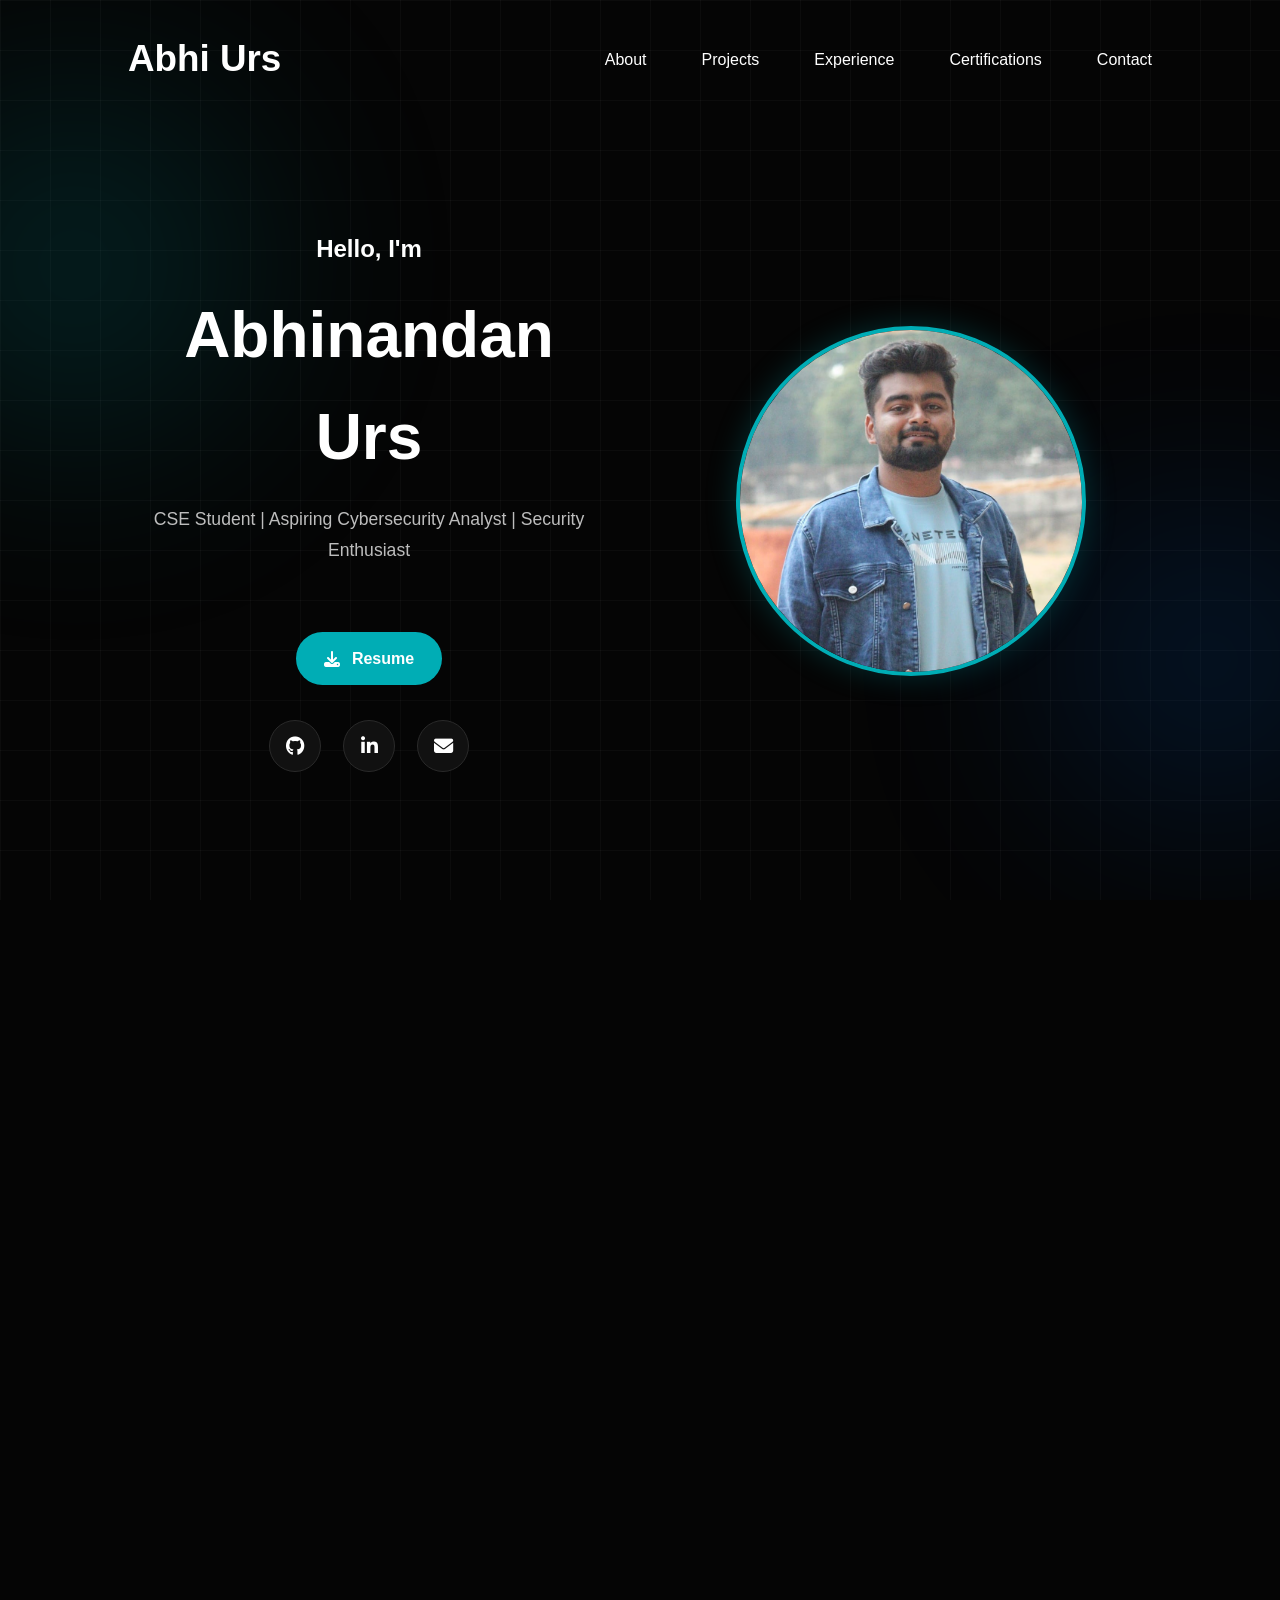
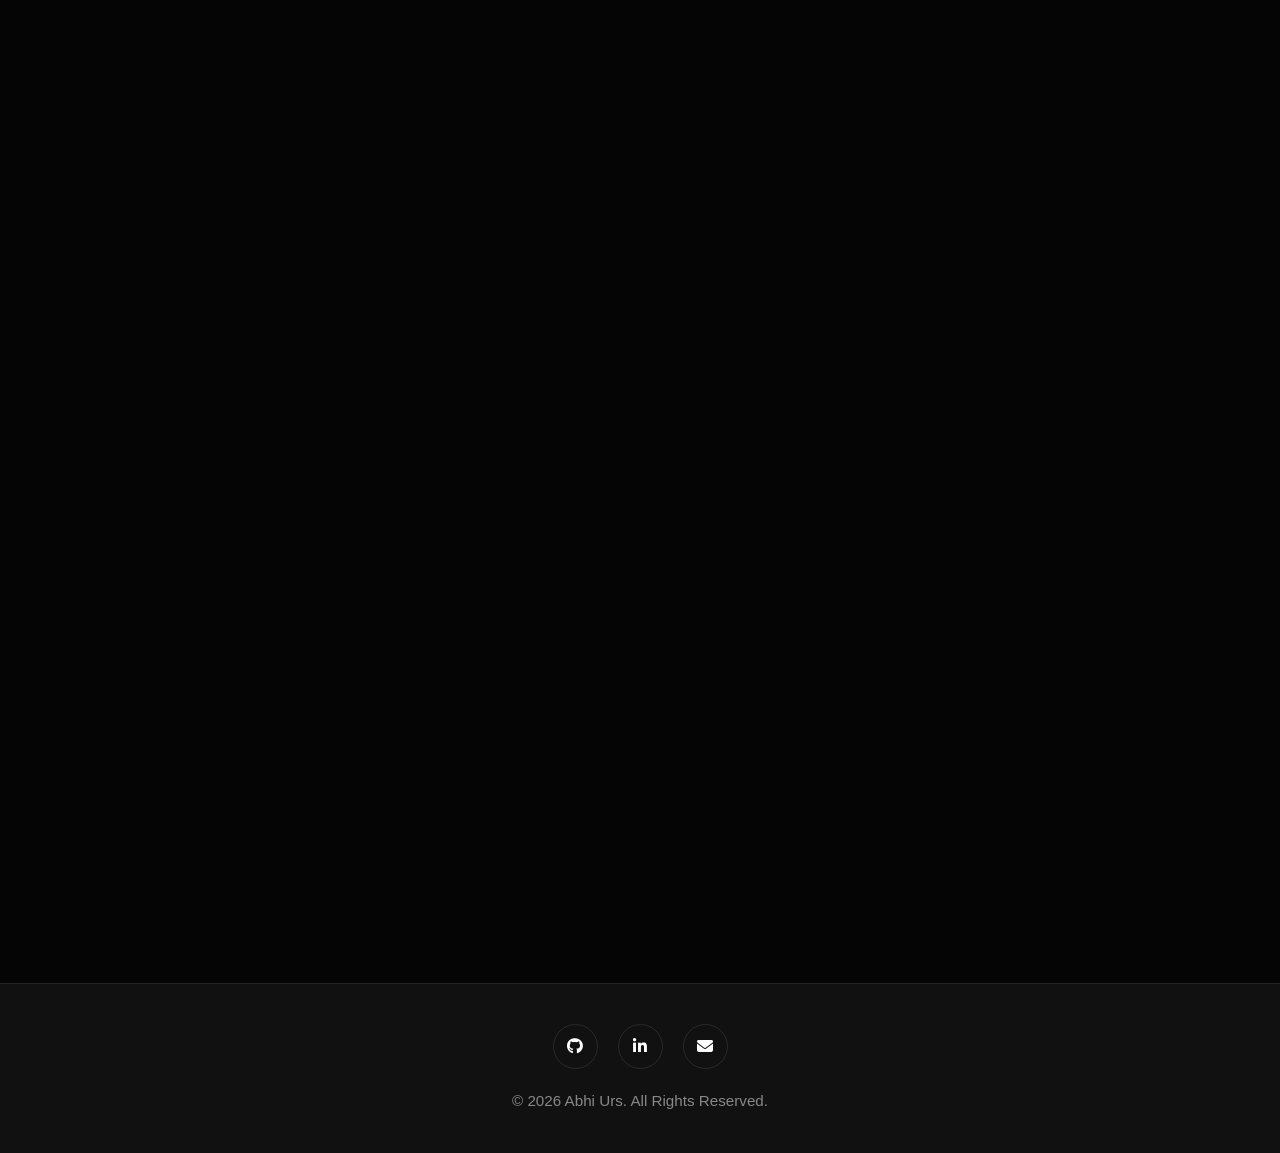
<file: index.html>
<!DOCTYPE html>
<html lang="en">
<head>
    <meta charset="UTF-8">
    <meta name="viewport" content="width=device-width, initial-scale=1.0">
    <title>Abhi Urs Portfolio</title>
    <link rel="stylesheet" href="style.css">
    <link rel="stylesheet"
href="https://cdnjs.cloudflare.com/ajax/libs/font-awesome/6.5.1/css/all.min.css">
</head>
<body>

    <!-- Background Effects -->
<div class="background">

    <div class="glow glow1"></div>

    <div class="glow glow2"></div>

</div>

    <!-- Navbar -->
    <nav>
        <h1>Abhi Urs</h1>

        <ul>
            <li><a href="#about">About</a></li>
            <li><a href="#projects">Projects</a></li>
            <li><a href="#experience">Experience</a></li>
            <li><a href="#certifications">Certifications</a></li>
            <li><a href="#contact">Contact</a></li>
        </ul>
    </nav>

    <!-- Hero Section -->
    <section class="hero">
        <div class="hero-text">
            <h2>Hello, I'm</h2>
            <h1>Abhinandan Urs</h1>
            <p>CSE Student | Aspiring Cybersecurity Analyst | Security Enthusiast</p>

            <div class="hero-buttons">

    <!-- Resume Button -->
    <a href="resume/resume.pdf"
   download
   class="resume-btn">

   <i class="fas fa-download"></i>

   Resume

</a>

</div>

<!-- Social Icons -->
<div class="social-links">

    <!-- GitHub -->
    <a class="social-icon"
       href="https://github.com/abhiurs"
       target="_blank">

        <i class="fab fa-github"></i>

    </a>

    <!-- LinkedIn -->
    <a class="social-icon"
       href="https://linkedin.com/in/abhinandanurs"
       target="_blank">

        <i class="fab fa-linkedin-in"></i>

    </a>

    <!-- Email -->
   <a class="social-icon"
   href="mailto:ursabhi229@gmail.com">

    <i class="fas fa-envelope"></i>

</a>

</div>
        </div>

        <!-- Right Image -->
    <div class="hero-image">

        <img src="images/profile.jpg"
             alt="Profile Image">

    </div>

    </section>

    <!-- Terminal Section -->
<section class="terminal-section hidden">

    <div class="terminal-window">

        <!-- Top Bar -->
        <div class="terminal-top">

            <span class="dot red"></span>

            <span class="dot yellow"></span>

            <span class="dot green"></span>

        </div>

        <!-- Terminal Content -->
        <div class="terminal-body">

            <p>
                <span class="terminal-green">$</span>
                whoami
            </p>

            <p class="terminal-output">
                Abhinandan Urs — Aspiring Cybersecurity Analyst & Security Enthusiast
            </p>

            <p>
                <span class="terminal-green">$</span>
                current_focus
            </p>

            <p class="terminal-output">
                Securing systems, analyzing threats, and building practical cybersecurity projects.
            </p>

            <p>
                <span class="terminal-green">$</span>
                interests
            </p>

            <p class="terminal-output">
                SOC Operations | Web Security | Threat Detection | AI Security
            </p>

        </div>

    </div>

</section>

    <!-- About -->
    <section id="about" class="section hidden">
        <h2>About Me</h2>

        <p>
            I am a Computer Science Engineering student passionate about cybersecurity, secure web development, and modern technologies. I enjoy building practical projects, learning how systems work, and improving my technical and problem-solving skills. Currently, I am focused on cybersecurity, web security, and software development while building real-world projects and growing as an aspiring cybersecurity professional.
        </p>
    </section>

    <!-- Skills -->
   <section id="skills" class="section hidden">

    <h2>Skills</h2>

    <!-- Cybersecurity -->
    <div class="skill-category">

        <h3>Cybersecurity</h3>

        <div class="skill-tags">

            <span>Threat Analysis</span>

            <span>Web Security</span>

            <span>Kali Linux</span>

            <span>Network Security</span>

            <span>Ethical Hacking</span>

        </div>

    </div>

    <!-- Development -->
    <div class="skill-category">

        <h3>Development</h3>

        <div class="skill-tags">

            <span>HTML</span>

            <span>CSS</span>

            <span>JavaScript</span>

            <span>Node.js</span>

            <span>Secure Web Applications</span>

        </div>

    </div>

    <!-- Tools -->
    <div class="skill-category">

        <h3>Tools & Systems</h3>

        <div class="skill-tags">

            <span>Linux</span>

            <span>GitHub</span>

            <span>Virtual Machines</span>

            <span>Bash Commands</span>

        </div>

    </div>

</section>


    <!-- Projects -->
    <section id="projects" class="section hidden">

    <h2>Projects</h2>

    <div class="projects-container">

        <div class="project-card featured-project">

            <div class="project-content">
                <div class="project-status completed">

    ● Completed

</div>

                <h3>Secure Web Application</h3>

                <p>
                    Developed a secure login and signup web application
                    focused on authentication, password security,
                    session management, and protection against common
                    web vulnerabilities.
                </p>

                <!-- Technologies -->
                <div class="project-tech">

                    <span>HTML</span>

                    <span>CSS</span>

                    <span>JavaScript</span>

                    <span>Node.js</span>

                    <span>MongoDB</span>

                </div>

                <!-- Button -->
                <a href="project1.html" class="btn">
                    View Project
                </a>

            </div>

        </div>
        <!-- Project 2 -->
<div class="project-card featured-project">

    <div class="project-content">
        <div class="project-status completed">

    ● Completed

</div>

        <h3>QR Code Attendance Tracker</h3>

        <p>
            Developed an online attendance tracking system using QR codes
            to automate student attendance management. The system enables
            fast attendance marking, secure QR-based verification, and
            efficient attendance monitoring through a modern web interface.
        </p>

        <!-- Technologies -->
        <div class="project-tech">

            <span>HTML</span>

            <span>CSS</span>

            <span>JavaScript</span>

            <span>Node.js</span>

            <span>QR Code</span>

            <span>MongoDB</span>

        </div>

        <!-- Button -->
        <a href="project2.html" class="btn">
            View Project
        </a>

    </div>

</div>

<!-- Project 3 -->
<div class="project-card featured-project">

    <div class="project-content">

        <!-- STATUS -->
        <div class="project-status completed">

            ● Completed

        </div>

        <h3>AI-Driven Network Intrusion Detection System</h3>

        <p>
            Developing an AI-powered intrusion detection system designed
            to analyze network traffic, detect suspicious activities,
            and identify potential cyber threats using machine learning
            techniques and real-time monitoring concepts.
        </p>

        <!-- Technologies -->
        <div class="project-tech">

            <span>Python</span>

            <span>Machine Learning</span>

            <span>Cybersecurity</span>

            <span>Network Security</span>

            <span>AI</span>

            <span>Threat Detection</span>

        </div>

        <!-- Button -->
        <a href="project3.html" class="btn">

            View Project

        </a>

    </div>

</div>


<!-- Project 4: Network Security Scanner -->
<div class="project-card extra-project">

    <div class="project-content">

        <div class="project-status completed">
            ● Completed
        </div>

        <h3>Network Security Scanner</h3>

        <p>
            Developed a Python-based network security scanner that
            checks TCP ports on IPv4 targets, identifies services
            and available version information using Nmap, applies
            rule-based security risk analysis, and generates
            structured JSON and CSV reports.
        </p>

        <!-- Technologies -->
        <div class="project-tech">
            <span>Python</span>
            <span>TCP/IP</span>
            <span>Socket Programming</span>
            <span>Nmap</span>
            <span>Network Security</span>
            <span>JSON</span>
            <span>CSV</span>
        </div>

        <!-- Button -->
        <a href="project4.html" class="btn">

            View Project

        </a>

    </div>

</div>


    </div>

     <!-- View All Projects Button -->
    <div class="projects-toggle-container">
        <button
            type="button"
            id="toggle-projects-btn"
            class="btn"
            aria-expanded="false"
            
        >
            View All Projects
        </button>
    </div>

</section>

<!-- Experience Section -->
<section id="experience" class="section hidden">

    <h2>Experience</h2>

    <div class="timeline">

        <!-- Experience Item -->
        <div class="timeline-item">

            <!-- Timeline Dot -->
            <div class="timeline-dot"></div>

            <!-- Experience Card -->
            <div class="experience-card">

                <!-- Top -->
                <div class="experience-top">

                    <!-- Logo -->
                    <img src="images/ediglobe.png"
                         alt="EdiGlobe Logo"
                         class="company-logo">

                    <!-- Role Info -->
                    <div>

                        <div class="experience-status">

                            ● Internship

                        </div>

                        <h3>Cybersecurity Intern</h3>

                        <h4>EdiGlobe</h4>

                        <p class="experience-duration">

                            2025

                        </p>

                    </div>

                </div>

                <!-- Description -->
                <p class="experience-description">

                    Gained practical exposure to cybersecurity concepts,
                    network security fundamentals, secure systems,
                    and web security practices during internship training.

                </p>

                <!-- Responsibilities -->
                <div class="experience-section">

                    <h5>Responsibilities</h5>

                    <ul>

                        <li>Worked on cybersecurity fundamentals and secure systems</li>

                        <li>Learned network security and web security concepts</li>

                        <li>Explored cyber threats and security workflows</li>

                        <li>Participated in security-focused practical learning</li>

                    </ul>

                </div>

                <!-- Technologies -->
                <div class="experience-section">

                    <h5>Technologies & Tools</h5>

                    <div class="project-tech">

                        <span>Cybersecurity</span>

                        <span>Network Security</span>

                        <span>Linux</span>

                        <span>Web Security</span>

                        <span>Kali Linux</span>

                    </div>

                </div>

                <!-- Achievements -->
                <div class="experience-section">

                    <h5>Achievements</h5>

                    <ul>

                        <li>Completed cybersecurity internship training successfully</li>

                        <li>Strengthened practical cybersecurity knowledge</li>

                        <li>Improved understanding of secure systems and threats</li>

                    </ul>

                </div>

                <!-- Certificate Button -->
                <a href="certificates/internship.pdf"
                   target="_blank"
                   class="cert-btn">

                   View Internship Certificate

                </a>

            </div>

        </div>

    </div>

</section>

<!-- Certifications Section -->
<section id="certifications" class="section hidden">

    <h2>Certifications</h2>

    <div class="certifications-container">

        <!-- Cisco -->
        <div class="cert-card">

            <h3>Introduction to Cybersecurity</h3>

            <p>Cisco Networking Academy</p>

            <a href="certificates/cisco-introduction-to-cybersecurity.pdf"
               target="_blank"
               class="cert-btn">

               View Certificate

            </a>

        </div>

        <!-- Deloitte -->
        <div class="cert-card">

            <h3>Deloitte Cyber Job Simulation</h3>

            <p>Forage</p>

            <a href="certificates/deloitte-cyber-job-simulation.pdf"
               target="_blank"
               class="cert-btn">

               View Certificate

            </a>

        </div>

        <!-- Internship -->
        <div class="cert-card">

            <h3>Cybersecurity Internship</h3>

            <p>EdiGlobe</p>

            <a href="certificates/cybersecurity-internship.pdf"
               target="_blank"
               class="cert-btn">

               View Certificate

            </a>

        </div>

    </div>

</section>

<!-- Education Section -->
<section id="education" class="section hidden">

    <h2>Education</h2>

    <div class="timeline">

        <!-- Education Item -->
        <div class="timeline-item">

            <!-- Timeline Dot -->
            <div class="timeline-dot"></div>

            <!-- Education Card -->
            <div class="experience-card">

                <!-- Top -->
                <div class="experience-top">

                    <!-- College Logo -->
                    <img src="images/vtu.png"
                         alt="VTU Logo"
                         class="company-logo">

                    <!-- Education Info -->
                    <div>

                        <div class="experience-status">

                            ● Pursuing

                        </div>

                        <h3>
                            Bachelor of Engineering in
                            Computer Science Engineering
                        </h3>

                        <h4>
                            Visvesvaraya Technological University (VTU)
                        </h4>

                        <p class="experience-duration">

                            2023 – Present

                        </p>

                    </div>

                </div>

                <!-- Description -->
                <p class="experience-description">

                    Currently pursuing a BE in Computer Science Engineering
                    with focus on cybersecurity, secure web applications,
                    networking fundamentals, and software development.

                </p>

                <!-- Subjects -->
                <div class="experience-section">

                    <h5>Relevant Areas</h5>

                    <div class="project-tech">

                        <span>Cybersecurity</span>

                        <span>Web Development</span>

                        <span>Networking</span>

                        <span>Linux</span>

                        <span>Database Systems</span>

                        <span>Programming</span>

                    </div>

                </div>

                <!-- Current Focus -->
                <div class="experience-section">

                    <h5>Current Focus</h5>

                    <ul>

                        <li>Cybersecurity and secure systems</li>

                        <li>AI-driven security projects</li>

                        <li>Network security concepts</li>

                        <li>Secure web application development</li>

                    </ul>

                </div>

            </div>

        </div>

    </div>

</section>

<!-- Currently Learning Section -->
<section id="learning" class="section hidden">

    <h2>Currently Learning</h2>

    <div class="learning-container">

        <!-- Item 1 -->
        <div class="learning-card">

            <i class="fas fa-shield-alt"></i>

            <h3>SOC Operations</h3>

            <p>
                Learning security operations workflows,
                monitoring concepts, and incident handling.
            </p>

        </div>

        <!-- Item 2 -->
        <div class="learning-card">

            <i class="fas fa-network-wired"></i>

            <h3>Network Security</h3>

            <p>
                Exploring secure networking concepts,
                traffic analysis, and intrusion detection.
            </p>

        </div>

        <!-- Item 3 -->
        <div class="learning-card">

            <i class="fas fa-bug"></i>

            <h3>Web Application Security</h3>

            <p>
                Understanding vulnerabilities,
                secure authentication, and OWASP concepts.
            </p>

        </div>

        <!-- Item 4 -->
        <div class="learning-card">

            <i class="fas fa-brain"></i>

            <h3>AI in Cybersecurity</h3>

            <p>
                Learning how AI and machine learning
                can improve threat detection systems.
            </p>

        </div>

    </div>

</section>

<!-- Achievements Section -->
<section id="achievements" class="section hidden">

    <h2>Achievements</h2>

    <div class="achievements-container">

        <!-- Achievement 1 -->
        <div class="achievement-card">

            <i class="fas fa-shield-alt"></i>

            <h3>Cybersecurity Internship</h3>

            <p>
                Successfully completed a cybersecurity internship
                focused on secure systems, web security,
                and cybersecurity fundamentals.
            </p>

        </div>

        <!-- Achievement 2 -->
        <div class="achievement-card">

            <i class="fas fa-code"></i>

            <h3>Secure Web Application</h3>

            <p>
                Built a secure authentication web application
                implementing secure login, session handling,
                and security best practices.
            </p>

        </div>

        <!-- Achievement 3 -->
        <div class="achievement-card">

            <i class="fas fa-qrcode"></i>

            <h3>QR Attendance System</h3>

            <p>
                Developed a QR-based attendance management system
                for efficient and secure attendance tracking.
            </p>

        </div>

        <!-- Achievement 4 -->
        <div class="achievement-card">

            <i class="fas fa-brain"></i>

            <h3>AI Security Research</h3>

            <p>
                Exploring AI-driven intrusion detection concepts
                for improving cybersecurity threat analysis.
            </p>

        </div>

    </div>

</section>

    <!-- Contact -->
    <section id="contact" class="section hidden">

    <h2>Contact</h2>

    <div class="contact-links">

        <p>
            Email:
            <a href="mailto:ursabhi229@gmail.com">
                ursabhi229@gmail.com
            </a>
        </p>

        <p>
            GitHub:
            <a href="https://github.com/abhiurs"
               target="_blank">

               github.com/abhiurs

            </a>
        </p>

        <p>
            LinkedIn:
            <a href="https://linkedin.com/in/abhinandanurs"
               target="_blank">

               linkedin.com/in/abhinandanurs

            </a>
        </p>

    </div>

</section>

    <!-- Footer -->
<footer>

    <div class="footer-socials">

        <!-- GitHub -->
        <a href="https://github.com/abhiurs"
           target="_blank">

            <i class="fab fa-github"></i>

        </a>

        <!-- LinkedIn -->
        <a href="https://linkedin.com/in/abhinandanurs"
           target="_blank">

            <i class="fab fa-linkedin-in"></i>

        </a>

        <!-- Email -->
        <a href="mailto:ursabhi229@gmail.com">

            <i class="fas fa-envelope"></i>

        </a>

    </div>

    <p>
        © 2026 Abhi Urs. All Rights Reserved.
    </p>

</footer>

<script src="script.js"></script>

</body>
</html>
</file>
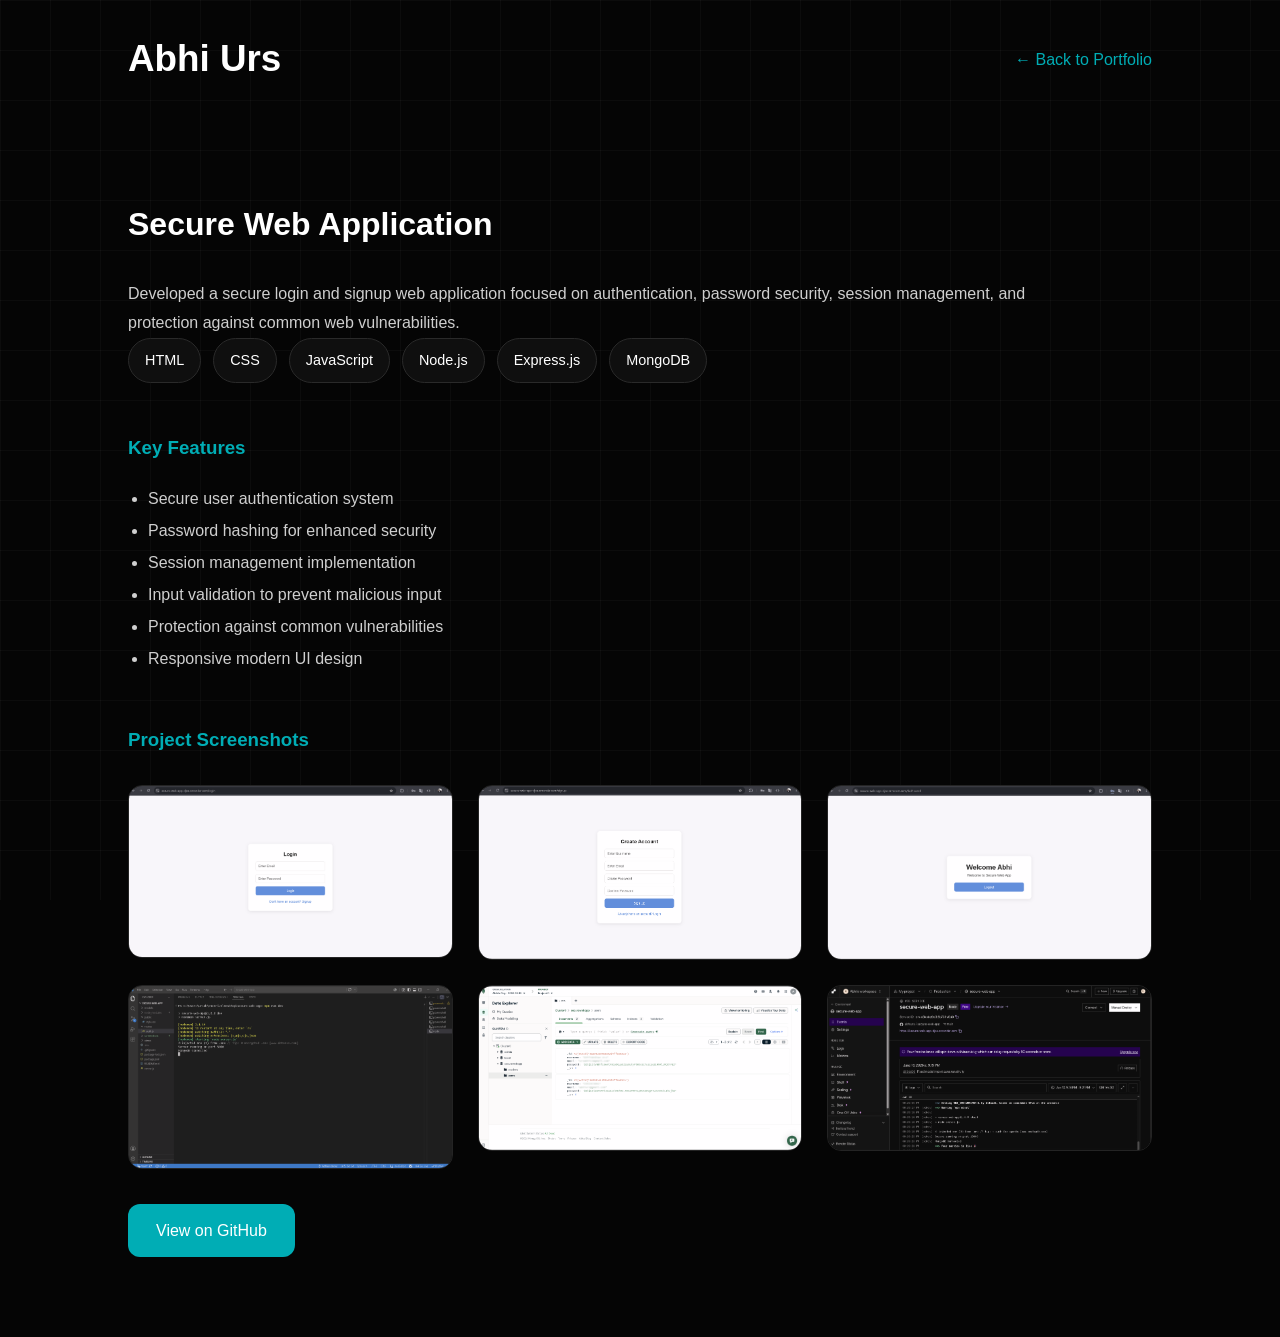
<file: project1.html>
<!DOCTYPE html>
<html lang="en">
<head>
    <meta charset="UTF-8">
    <meta name="viewport" content="width=device-width, initial-scale=1.0">
    <title>Secure Web Application</title>

    <link rel="stylesheet" href="style.css">
</head>

<body>

    <!-- Navbar -->
    <nav>
        <h1>Abhi Urs</h1>

        <a href="index.html" class="back-btn">
             ← Back to Portfolio
        </a>
        
    </nav>

    <!-- Project Details -->
    <section class="section">

        <h2>Secure Web Application</h2>

        <p class="project-description">
            Developed a secure login and signup web application focused on authentication,
            password security, session management, and protection against common web vulnerabilities.
        </p>

        <!-- Technologies -->
        <div class="project-tech">

            <span>HTML</span>
            <span>CSS</span>
            <span>JavaScript</span>
            <span>Node.js</span>
            <span>Express.js</span>
            <span>MongoDB</span>

        </div>

        <!-- Features -->
        <div class="project-section">

            <h3>Key Features</h3>

            <ul>

                <li>Secure user authentication system</li>

                <li>Password hashing for enhanced security</li>

                <li>Session management implementation</li>

                <li>Input validation to prevent malicious input</li>

                <li>Protection against common vulnerabilities</li>

                <li>Responsive modern UI design</li>

            </ul>

        </div>

        <!-- Screenshots -->
        <div class="project-section">

            <h3>Project Screenshots</h3>

            <div class="screenshots">

                <img src="images/login.png" alt="Login Page">

                <img src="images/signup.png" alt="Signup Page">

                <img src="images/dashboard.png" alt="Dashboard">

                <img src="images/local-server-running.png" alt="Local Server Running">

                <img src="images/mongodb-database.png" alt="MongoDB Database">

                <img src="images/render-deployment.png" alt="Render Deployment">

            </div>

        </div>

        <!-- GitHub Button -->
        <a href="https://github.com/abhiurs/secure-web-app"
           target="_blank"
           class="btn">

           View on GitHub

        </a>

    </section>
<!-- Image Modal -->
<div id="imageModal" class="modal">

    <span class="close">&times;</span>

    <img class="modal-content" id="modalImg">

</div>

<script src="script.js"></script>

</body>
</html>
</file>
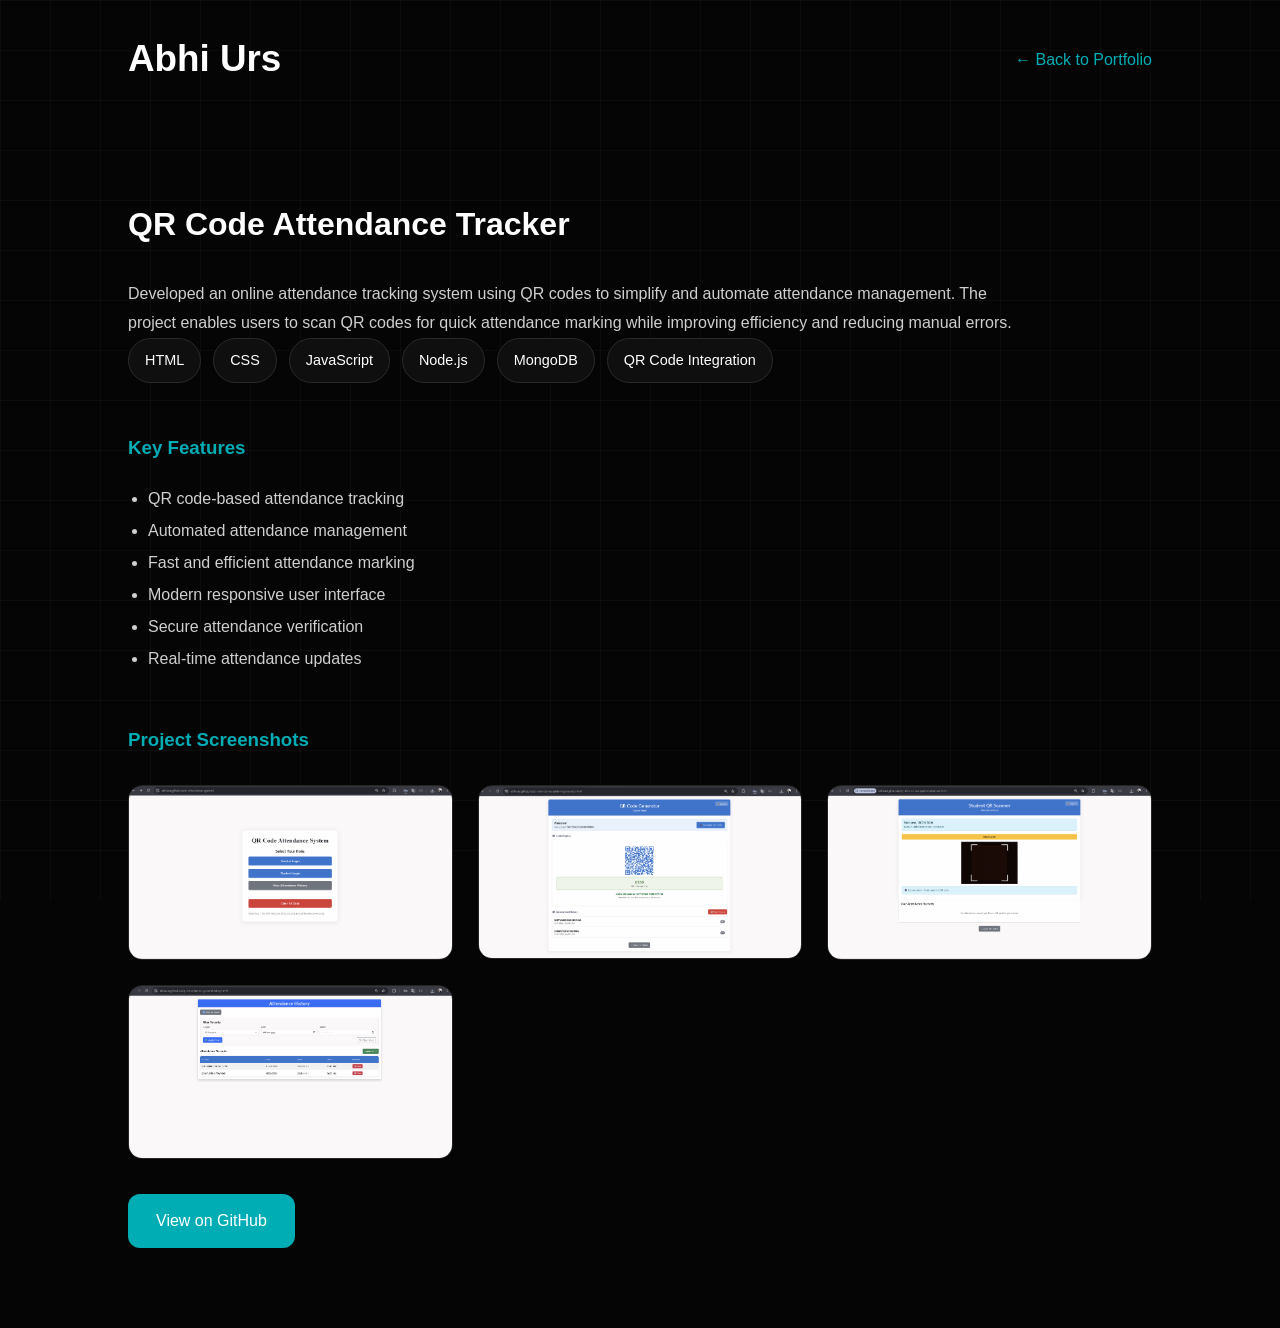
<file: project2.html>
<!DOCTYPE html>
<html lang="en">
<head>
    <meta charset="UTF-8">

    <meta name="viewport"
          content="width=device-width, initial-scale=1.0">

    <title>QR Attendance Tracker</title>

    <link rel="stylesheet" href="style.css">
</head>

<body>

    <!-- Navbar -->
    <nav>

        <h1>Abhi Urs</h1>

        <a href="index.html" class="back-btn">
             ← Back to Portfolio
        </a>

    </nav>

    <!-- Project Details -->
    <section class="section">

        <h2>QR Code Attendance Tracker</h2>

        <p class="project-description">

            Developed an online attendance tracking system using QR codes
            to simplify and automate attendance management.
            The project enables users to scan QR codes for quick attendance
            marking while improving efficiency and reducing manual errors.

        </p>

        <!-- Technologies -->
        <div class="project-tech">

            <span>HTML</span>

            <span>CSS</span>

            <span>JavaScript</span>

            <span>Node.js</span>

            <span>MongoDB</span>

            <span>QR Code Integration</span>

        </div>

        <!-- Features -->
        <div class="project-section">

            <h3>Key Features</h3>

            <ul>

                <li>QR code-based attendance tracking</li>

                <li>Automated attendance management</li>

                <li>Fast and efficient attendance marking</li>

                <li>Modern responsive user interface</li>

                <li>Secure attendance verification</li>

                <li>Real-time attendance updates</li>

            </ul>

        </div>

        <!-- Screenshots -->
        <div class="project-section">

            <h3>Project Screenshots</h3>

            <div class="screenshots">

                <img src="images/home-page.png" alt="QR Attendance System">

                <img src="images/qr-generator.png" alt="QR Generator">

                <img src="images/qr-scanner.png" alt="QR Scanner">

                <img src="images/attendance-history.png" alt="Attendance Dashboard">

            </div>

        </div>

        <!-- GitHub Button -->
        <a href="https://github.com/abhiurs/qr-attendance-system"
           target="_blank"
           class="btn">

           View on GitHub

        </a>

    </section>
<!-- Image Modal -->
<div id="imageModal" class="modal">

    <span class="close">&times;</span>

    <img class="modal-content" id="modalImg">

</div>

<script src="script.js"></script>

</body>
</html>
</file>
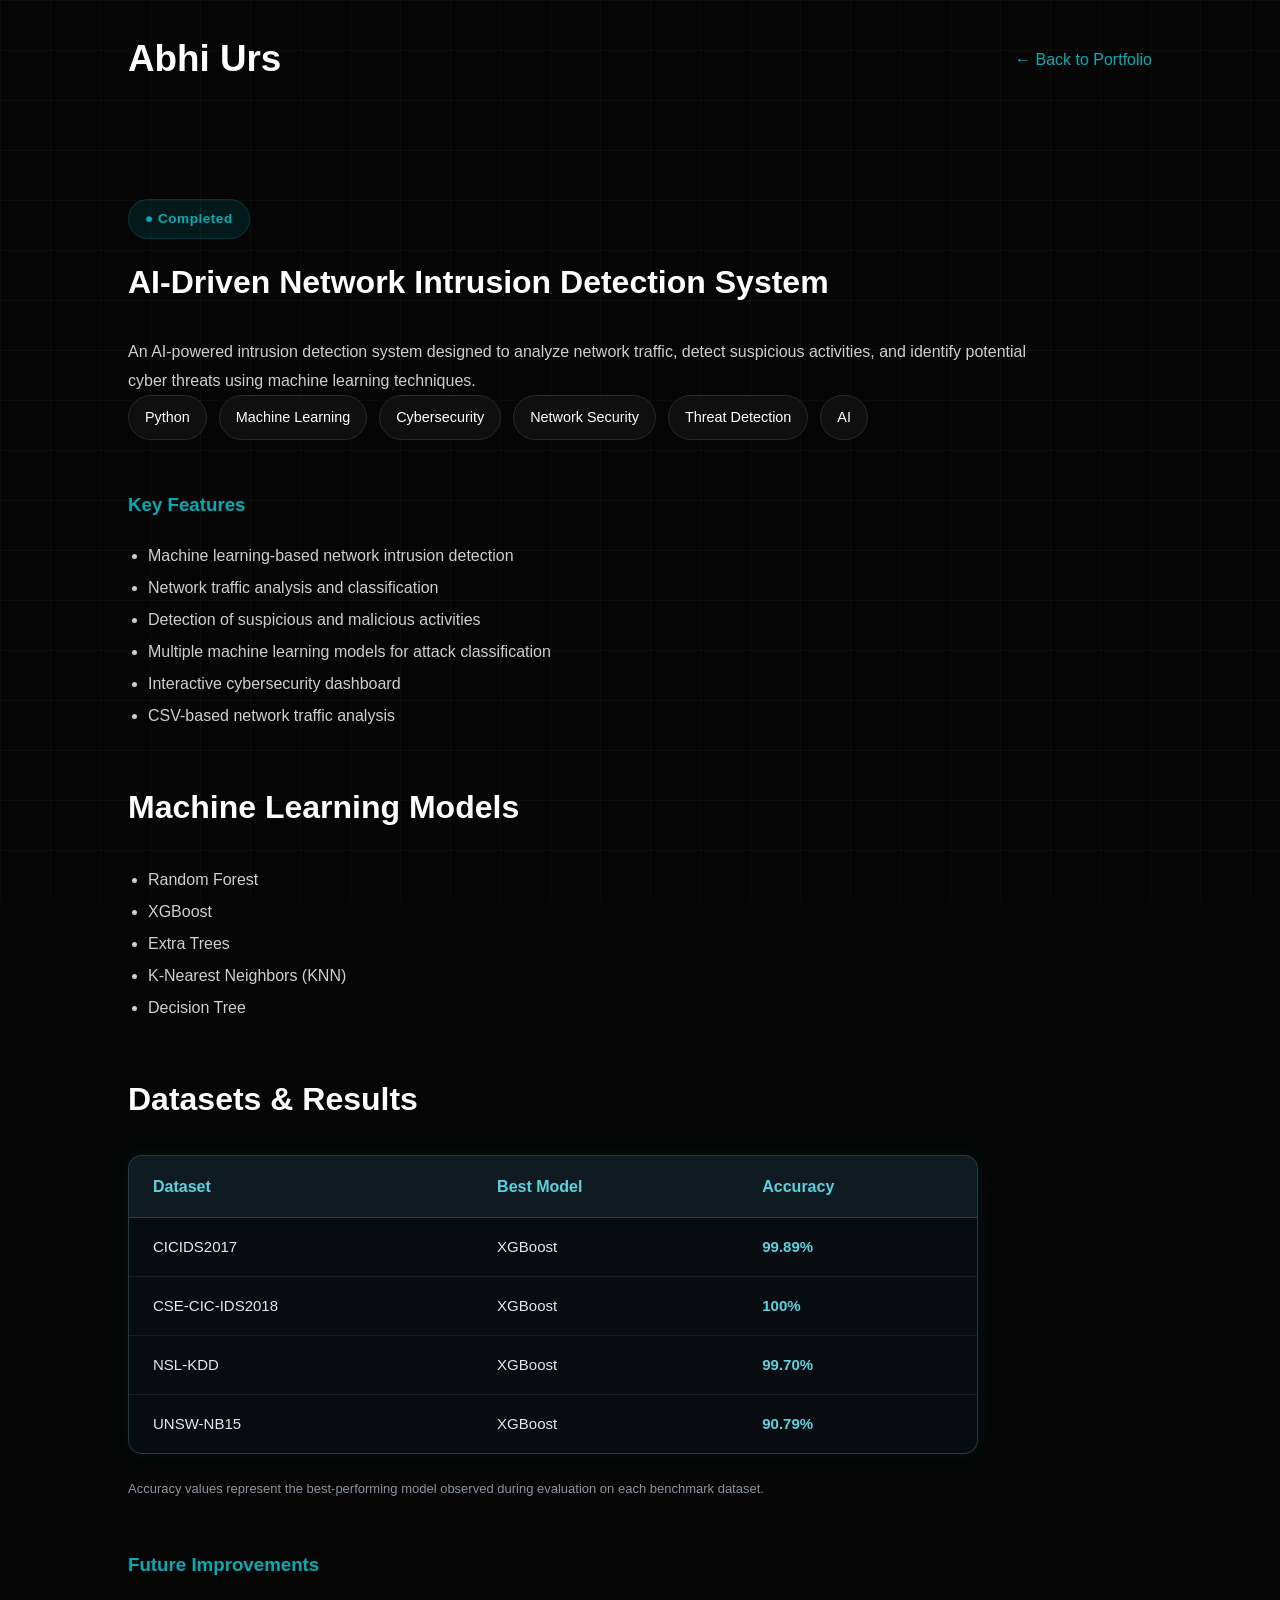
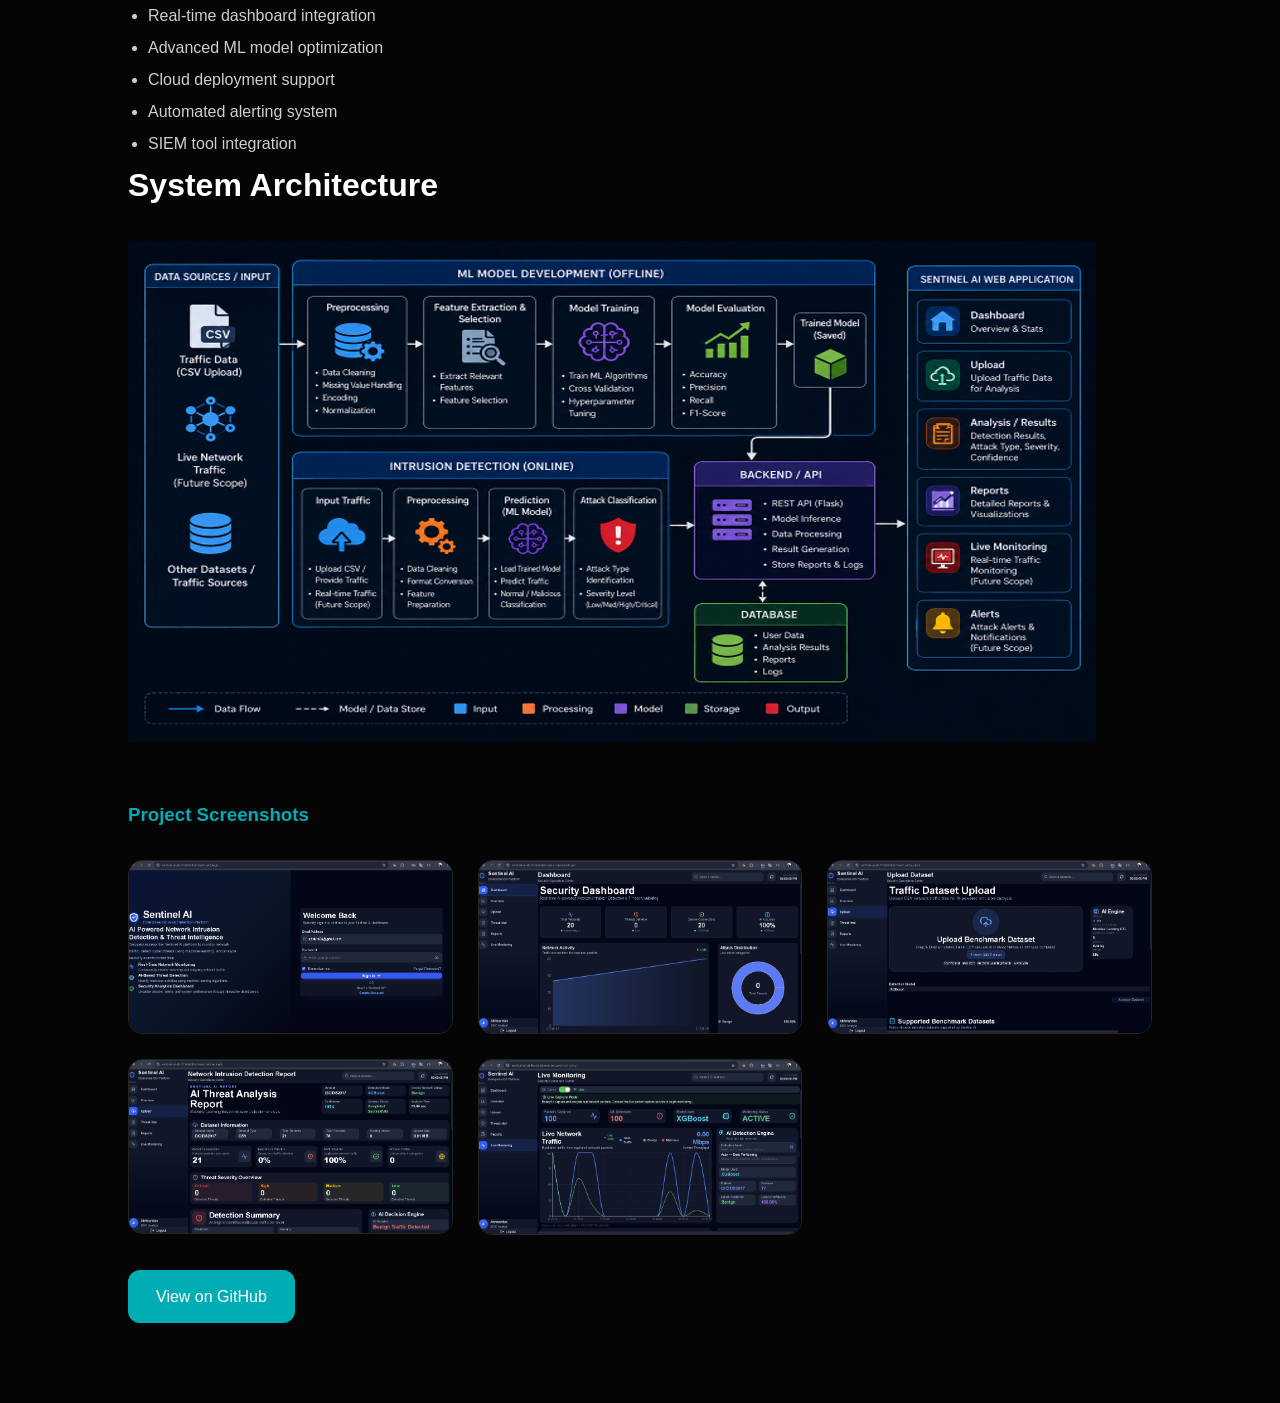
<file: project3.html>
<!DOCTYPE html>
<html lang="en">

<head>

    <meta charset="UTF-8">

    <meta name="viewport"
          content="width=device-width, initial-scale=1.0">

    <title>AI-Driven NIDS</title>

    <link rel="stylesheet" href="style.css">

    <link rel="stylesheet"
href="https://cdnjs.cloudflare.com/ajax/libs/font-awesome/6.5.1/css/all.min.css">

</head>

<body>

    <!-- Navbar -->
    <nav>

        <h1>Abhi Urs</h1>

        <a href="index.html" class="back-btn">

            ← Back to Portfolio

        </a>

    </nav>

    <!-- Project Details -->
    <section class="section">

        <!-- STATUS -->
        <div class="project-status active">

            ● Completed

        </div>

        <h2>
            AI-Driven Network Intrusion Detection System
        </h2>

        <p class="project-description">

            An AI-powered intrusion detection system designed to analyze
            network traffic, detect suspicious activities, and identify
            potential cyber threats using machine learning techniques.

        </p>

        <!-- Technologies -->
        <div class="project-tech">

            <span>Python</span>

            <span>Machine Learning</span>

            <span>Cybersecurity</span>

            <span>Network Security</span>

            <span>Threat Detection</span>

            <span>AI</span>

        </div>

        <!-- Features -->
        <div class="project-section">

            <h3>Key Features</h3>

            <ul>

                <li>Machine learning-based network intrusion detection</li>
                <li>Network traffic analysis and classification</li>
                <li>Detection of suspicious and malicious activities</li>
                <li>Multiple machine learning models for attack classification</li>
                <li>Interactive cybersecurity dashboard</li>
                <li>CSV-based network traffic analysis</li>

            </ul>

        </div>

        <div class="project-section">

            <h2>Machine Learning Models</h2>

                <ul>
                    <li>Random Forest</li>
                    <li>XGBoost</li>
                    <li>Extra Trees</li>
                    <li>K-Nearest Neighbors (KNN)</li>
                    <li>Decision Tree</li>
                </ul>

        </div>

        <div class="project-section">

            <h2>Datasets & Results</h2>

                <table class="results-table">

                    <thead>
                        <tr>
                            <th>Dataset</th>
                            <th>Best Model</th>
                            <th>Accuracy</th>
                        </tr>
                    </thead>

                    <tbody>

                        <tr>
                            <td>CICIDS2017</td>
                            <td>XGBoost</td>
                            <td>99.89%</td>
                        </tr>

                        <tr>
                            <td>CSE-CIC-IDS2018</td>
                            <td>XGBoost</td>
                            <td>100%</td>
                        </tr>

                        <tr>
                            <td>NSL-KDD</td>
                            <td>XGBoost</td>
                            <td>99.70%</td>
                        </tr>

                        <tr>
                            <td>UNSW-NB15</td>
                            <td>XGBoost</td>
                            <td>90.79%</td>
                        </tr>

                    </tbody>

                </table>

                <p class="results-note">
                    Accuracy values represent the best-performing model observed during
                    evaluation on each benchmark dataset.
                </p>

        </div>

        <!-- Future Scope -->
        <div class="project-section">

            <h3>Future Improvements</h3>

            <ul>

                <li>Real-time dashboard integration</li>

                <li>Advanced ML model optimization</li>

                <li>Cloud deployment support</li>

                <li>Automated alerting system</li>

                <li>SIEM tool integration</li>

            </ul>

        </div>

        <h2>System Architecture</h2>

        <img
            src="images/ids-architecture.png"
            alt="AI-Driven Network Intrusion Detection System Architecture"
            class="project-image">

        <!-- Screenshots -->
        <div class="project-section">

            <h3>Project Screenshots</h3>

            <div class="screenshots">

                <img src="images/ids-login.png" alt="IDS Login">

                <img src="images/ids-dashboard.png" alt="IDS Dashboard">

                <img src="images/upload-analysis.png" alt="Upload Analysis">

                <img src="images/detection-results.png" alt="Detection Results">

                <img src="images/live-monitoring.png" alt="Live Monitoring">

            </div>

        </div>

        <!-- GitHub Button -->
        <a href="https://github.com/abhiurs/sentinel-ai-ids"
        target="_blank"
           class="btn">

           View on GitHub

        </a>

    </section>

    <!-- Image Modal -->
    <div id="imageModal" class="modal">

        <span class="close">&times;</span>

        <img class="modal-content" id="modalImg">

    </div>

    <script src="script.js"></script>

</body>
</html>
</file>
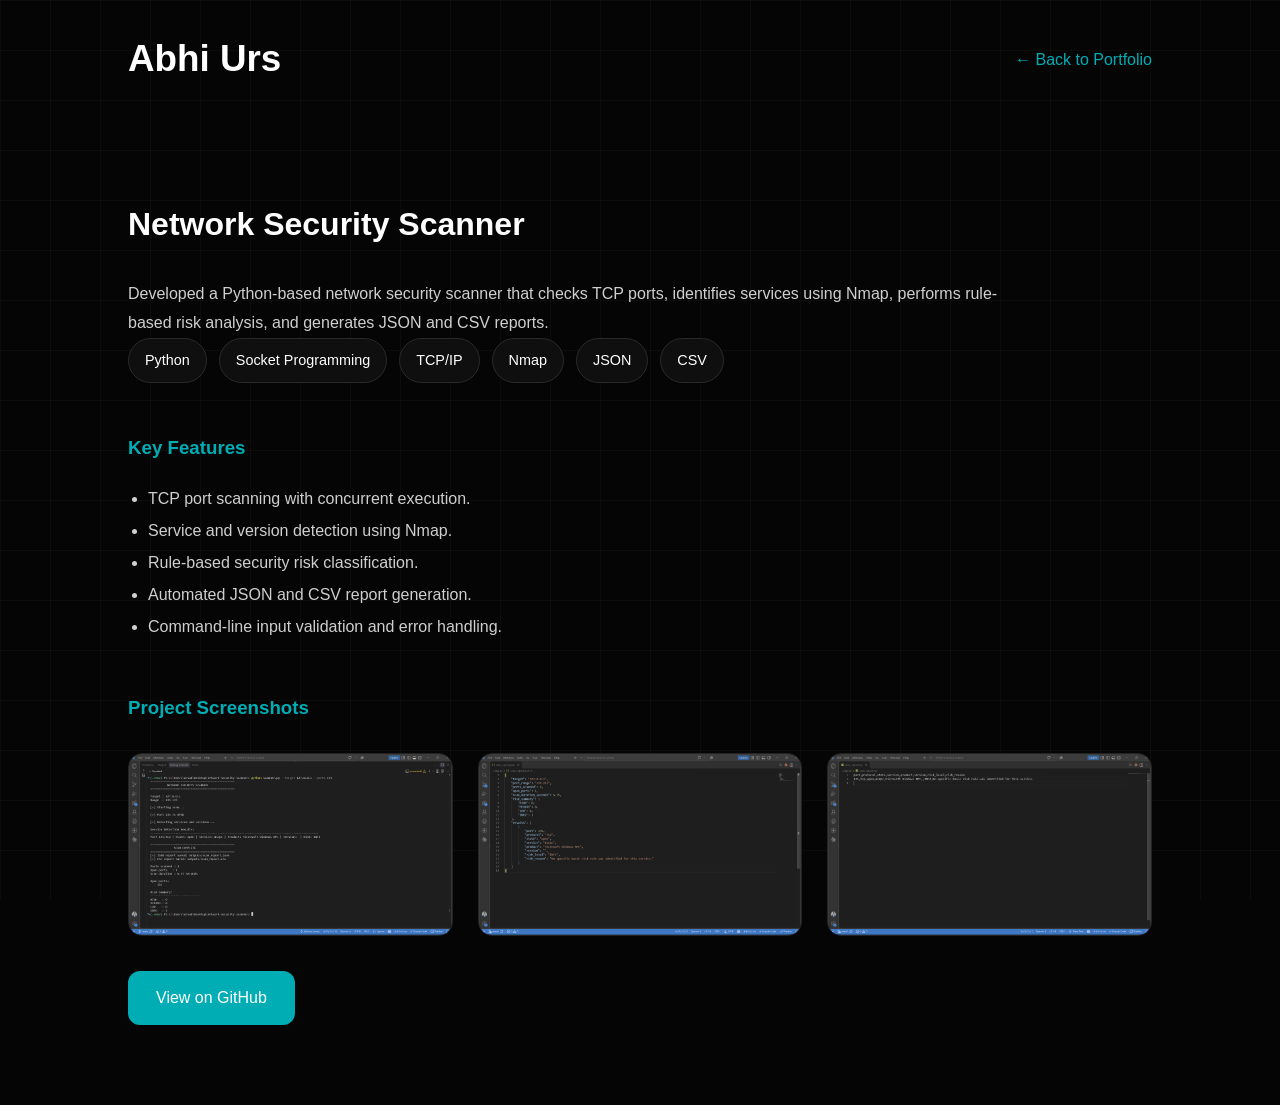
<file: project4.html>
<!DOCTYPE html>
<html lang="en">
<head>
    <meta charset="UTF-8">
    <meta name="viewport" content="width=device-width, initial-scale=1.0">

    <title>Network Security Scanner | Abhi Urs</title>

    <link rel="stylesheet" href="style.css">
</head>

<body>

    <!-- Navbar -->
    <nav>
        <h1>Abhi Urs</h1>

        <a href="index.html" class="back-btn">
            ← Back to Portfolio
        </a>
    </nav>

    <!-- Project Details -->
    <section class="section">

        <h2>Network Security Scanner</h2>

        <p class="project-description">
            Developed a Python-based network security scanner that
            checks TCP ports, identifies services using Nmap, performs
            rule-based risk analysis, and generates JSON and CSV reports.
        </p>
        

        <!-- Technologies -->
        <div class="project-tech">
            <span>Python</span>
            <span>Socket Programming</span>
            <span>TCP/IP</span>
            <span>Nmap</span>
            <span>JSON</span>
            <span>CSV</span>
        </div>

        <!-- Key Features -->
        <div class="project-section">

            <h3>Key Features</h3>

            <ul>
                <li>TCP port scanning with concurrent execution.</li>
                <li>Service and version detection using Nmap.</li>
                <li>Rule-based security risk classification.</li>
                <li>Automated JSON and CSV report generation.</li>
                <li>Command-line input validation and error handling.</li>
            </ul>

        </div>

        <!-- Screenshots -->
        <div class="project-section">

            <h3>Project Screenshots</h3>

            <div class="screenshots">

                <img src="images/network-scanner-terminal.png"
                     alt="Scanner terminal output">

                <img src="images/network-scanner-json.png"
                     alt="JSON scan report">

                <img src="images/network-scanner-csv.png"
                     alt="CSV scan report">

            </div>

        </div>

        <!-- GitHub Button -->
        <a href="https://github.com/abhiurs/network-security-scanner"
           target="_blank"
           rel="noopener noreferrer"
           class="btn">
            View on GitHub
        </a>

    </section>

    <!-- Image Modal -->
    <div id="imageModal" class="modal">
        <span class="close">&times;</span>
        <img class="modal-content" id="modalImg" alt="Expanded screenshot">
    </div>

    <script src="script.js"></script>

</body>
</html>
</file>
<file: style.css>
html{
    scroll-behavior:smooth;
}

*{
    margin:0;
    padding:0;
    box-sizing:border-box;
    font-family:Arial, sans-serif;
}

body{
    background:#050505;
    color:white;
    line-height:1.6;
    overflow-x:hidden;
    position:relative;
}

/* GRID BACKGROUND */
body::before{
    content:"";
    position:fixed;
    width:100%;
    height:100%;
    background-image:
    linear-gradient(rgba(255,255,255,0.03) 1px, transparent 1px),
    linear-gradient(90deg, rgba(255,255,255,0.03) 1px, transparent 1px);
    background-size:50px 50px;
    z-index:-3;
}

/* BACKGROUND CONTAINER */
.background{
    position:fixed;
    width:100%;
    height:100%;
    top:0;
    left:0;
    overflow:hidden;
    z-index:-2;
}

.logo{
    font-size:2.3rem;
}

/* GLOW EFFECTS */
.glow{
    position:absolute;
    border-radius:50%;
    filter:blur(120px);
    opacity:0.18;
    animation:float 8s ease-in-out infinite;
}

/* FIRST GLOW */
.glow1{
    width:350px;
    height:350px;
    background:#00adb5;
    top:10%;
    left:-100px;
}

/* SECOND GLOW */
.glow2{
    width:300px;
    height:300px;
    background:#0077ff;
    bottom:10%;
    right:-80px;
    animation-delay:3s;
}

/* FLOATING ANIMATION */
@keyframes float{

    0%{
        transform:translateY(0px);
    }

    50%{
        transform:translateY(-20px);
    }

    100%{
        transform:translateY(0px);
    }

}

nav{
    display:flex;
    justify-content:space-between;
    align-items:center;
    padding:30px 10%;
    background:transparent;
}

/* LOGO */
nav h1{
    font-size:2.3rem;
    font-weight:700;
    white-space:nowrap;
}

nav ul{
    display:flex;
    gap:35px;
    list-style:none;
}

nav ul li{
    margin-left:20px;
}

nav ul li a{
    color:white;
    text-decoration:none;
    position:relative;
    font-weight:500;
    transition:0.3s;
}

nav ul li a::after{
    content:"";
    position:absolute;
    left:0;
    bottom:-5px;
    width:0;
    height:2px;
    background:#00adb5;
    transition:0.3s;
}

nav ul li a:hover::after{
    width:100%;
}

nav ul li a:hover{
    color:#00adb5;
}

.nav-links{
    display:flex;
    gap:40px;
    align-items:center;
}

.nav-links a{
    font-size:1rem;
    color:white;
    text-decoration:none;
    position:relative;
    transition:0.3s;
}

/* Hover Effect */
.nav-links a:hover{
    color:#00adb5;
}

/* Underline Animation */
.nav-links a::after{
    content:"";
    position:absolute;
    left:0;
    bottom:-6px;
    width:0;
    height:2px;
    background:#00adb5;
    transition:0.3s;
}

.nav-links a:hover::after{
    width:100%;
}

/* MOBILE NAVBAR */
@media(max-width:768px){

    nav{
        padding:25px 7%;
        flex-direction:column;
        gap:20px;
    }

    nav h1{
        font-size:2rem;
    }

    nav ul{
        gap:20px;
        flex-wrap:wrap;
        justify-content:center;
    }

    nav ul li a{
        font-size:0.95rem;
    }

}

.hero{
    min-height:85vh;
    display:flex;
    justify-content:center;
    align-items:center;
    text-align:center;
    padding:80px 10%;
    gap:60px;
    flex-wrap:wrap;
}

.hero h1{
    font-size:4rem;
    margin:10px 0;
}

.hero p{
    font-size:1.2rem;
    color:#bbb;
}

/* HERO BUTTONS */
.hero-buttons{
    margin-top:30px;
}

/* HERO TEXT */
.hero-text{
    flex:1;
}

.hero-text h1{
    font-size:4rem;
    margin:15px 0;
}

.hero-text p{
    color:#bdbdbd;
    line-height:1.8;
    font-size:1.1rem;
}

/* HERO IMAGE */
.hero-image{
    flex:1;
    display:flex;
    justify-content:center;
}

.hero-image img{
    width:350px;
    height:350px;
    object-fit:cover;
    border-radius:50%;
    border:4px solid #00adb5;
    box-shadow:0 0 30px rgba(0,173,181,0.25);
}

@media(max-width:900px){

    .hero{
        flex-direction:column-reverse;

        text-align:center;
    }

    .hero-image img{
        width:280px;

        height:280px;
    }

    .hero-text h1{
        font-size:3rem;
    }

}

/* RESUME BUTTON */
.resume-btn{
    display:inline-flex;
    align-items:center;
    gap:12px;
    background:#00adb5;
    color:white;
    text-decoration:none;
    padding:14px 28px;
    border-radius:40px;
    font-weight:600;
    margin-top:35px;
    transition:0.3s;
}

.resume-btn:hover{
    transform:translateY(-5px);
    box-shadow:0 0 25px rgba(0,173,181,0.3);
}

/* SOCIAL LINKS */
.social-links{
    display:flex;
    justify-content:center;
    gap:22px;
    margin-top:35px;
}

/* CIRCLE BUTTONS */
.social-links a{
    width:52px;
    height:52px;
    display:flex;
    align-items:center;
    justify-content:center;
    border-radius:50%;
    border:1px solid #2a2a2a;
    text-decoration:none;
    color:white;
    transition:0.3s;
    background:#111;
    font-size:1.2rem;
}

.social-links a:hover{
    border-color:#00adb5;
    color:#00adb5;
    transform:translateY(-6px);
    box-shadow:0 0 20px rgba(0,173,181,0.2);
}

.social-icon{
    width:52px;
    height:52px;
    display:flex;
    align-items:center;
    justify-content:center;
    border-radius:50%;
    border:1px solid #2a2a2a;
    background:#111;
    color:white;
    text-decoration:none;
    transition:
transform 0.3s ease,
box-shadow 0.3s ease,
border-color 0.3s ease,
color 0.3s ease;
    font-size:1.2rem;
}

.social-icon:hover{
    transform:translateY(-6px);
    border-color:#00adb5;
    color:#00adb5;
    box-shadow:0 0 20px rgba(0,173,181,0.2);
}

.section{
    padding:80px 10%;
}

.section h2{
    margin-bottom:30px;
    font-size:2rem;
}

.skills-container{
    display:grid;
    grid-template-columns:repeat(auto-fit,minmax(200px,1fr));
    gap:25px;
    margin-top:40px;
}

.skill-category{
    margin-top:50px;
}

.skill-category h3{
    margin-bottom:20px;
    color:#00adb5;
    font-size:1.3rem;
}

/* PROJECT BUTTON */
.btn{
    display:inline-block;
    margin-top:35px;
    padding:14px 28px;
    background:#00adb5;
    color:white;
    text-decoration:none;
    border-radius:12px;
    font-weight:500;
   transition:
transform 0.3s ease,
box-shadow 0.3s ease,
border-color 0.3s ease,
color 0.3s ease;
    border:none;
}

/* HOVER EFFECT */
.btn:hover{
    transform:translateY(-3px);
    box-shadow:0 0 20px rgba(0,173,181,0.3);
    background:#00c2cc;
}

/* TAGS */
.skill-tags{
    display:flex;
    flex-wrap:wrap;
    gap:15px;
}

.skill-tags span{
    border:1px solid #2a2a2a;
    padding:12px 22px;
    border-radius:30px;
    background:#111;
    transition:0.3s;
    font-size:0.95rem;
}

.skill-tags span:hover{
    border-color:#00adb5;
    color:#00adb5;
    transform:translateY(-3px);
}

.projects-container{
    margin-top:50px;
    display:flex;
    flex-direction:column;
    gap:35px;
}

.project-card{
    background:#161616;
    border:1px solid #242424;
    padding:40px;
    border-radius:20px;
    transition:0.3s;
    cursor:pointer;
}

.project-card:hover{
    transform:translateY(-8px);
    border-color:#00adb5;
    box-shadow:0 0 30px rgba(0,173,181,0.15);
}

/* PROJECT STATUS */
.project-status{
    display:inline-block;
    margin-bottom:18px;
    padding:8px 16px;
    border-radius:30px;
    font-size:0.85rem;
    font-weight:600;
    letter-spacing:0.5px;
}

/* COMPLETED */
.completed{
    background:rgba(0, 255, 140, 0.12);
    color:#00ff8c;
    border:1px solid rgba(0,255,140,0.2);
}

/* ACTIVE */
.active{
    background:rgba(0, 173, 181, 0.12);
    color:#00adb5;
    border:1px solid rgba(0,173,181,0.2);
}

footer{
    text-align:center;
    padding:40px 10%;
    background:#111;
    margin-top:80px;
    border-top:1px solid #242424;
}

/* FOOTER ICONS */
.footer-socials{
    display:flex;
    justify-content:center;
    gap:20px;
    margin-bottom:20px;
}

/* ICON LINKS */
.footer-socials a{
    width:45px;
    height:45px;
    display:flex;
    align-items:center;
    justify-content:center;
    border-radius:50%;
    border:1px solid #2a2a2a;
    text-decoration:none;
    color:white;
    transition:0.3s;
    background:#111;
}

/* HOVER */
.footer-socials a:hover{
    transform:translateY(-5px);
    border-color:#00adb5;
    color:#00adb5;
    box-shadow:0 0 15px rgba(0,173,181,0.2);
}

/* FOOTER TEXT */
footer p{
    color:#888;
    font-size:0.95rem;
}

.project-description{
    margin-top:20px;
    color:#cfcfcf;
    line-height:1.8;
    max-width:900px;
}

.project-section{
    margin-top:50px;
}

.project-section h3{
    margin-bottom:20px;
    color:#00adb5;
}

.project-section ul{
    padding-left:20px;
    line-height:2;
    color:#cfcfcf;
}

.screenshots{
    display:grid;
    grid-template-columns:repeat(auto-fit,minmax(300px,1fr));
    gap:25px;
    margin-top:30px;
}

.screenshots img{
    width:100%;
    border-radius:14px;
    border:1px solid #242424;
    transition:0.3s;
    cursor:pointer;
}


.screenshots img:hover{
    transform:scale(1.03);
    border-color:#00adb5;
    box-shadow:0 0 20px rgba(0,173,181,0.2);
}
.project-content h3{
    font-size:2rem;
    margin-bottom:20px;
}

.project-content p{
    color:#cfcfcf;
    line-height:1.8;
    margin-bottom:30px;
    max-width:900px;
}

/* TECH TAGS */
.project-tech{
    display:flex;
    flex-wrap:wrap;
    gap:12px;
    margin-bottom:35px;
}

.project-tech span{
    background:#0f0f0f;
    border:1px solid #2a2a2a;
    padding:10px 16px;
    border-radius:30px;
    font-size:0.9rem;
}
/* IMAGE MODAL */
.modal{
    display:none;
    position:fixed;
    z-index:999;
    padding-top:50px;
    left:0;
    top:0;
    width:100%;
    height:100%;
    background:rgba(0,0,0,0.9);
}

/* MODAL IMAGE */
.modal-content{
    display:block;
    margin:auto;
    max-width:90%;
    max-height:85vh;
    border-radius:14px;
    animation:zoom 0.3s ease;
}

/* ZOOM EFFECT */
@keyframes zoom{
    from{
        transform:scale(0.8);
        opacity:0;
    }

    to{
        transform:scale(1);
        opacity:1;
    }
}

/* CLOSE BUTTON */
.close{
    position:absolute;
    top:20px;
    right:40px;
    color:white;
    font-size:40px;
    cursor:pointer;
}

/* SCREENSHOT HOVER */
.screenshots img{
    cursor:pointer;
}

.back-btn{
    color:#00adb5;
    text-decoration:none;
    font-weight:500;
    transition:
transform 0.3s ease,
box-shadow 0.3s ease,
border-color 0.3s ease,
color 0.3s ease;
}

.back-btn:hover{
    color:#4dd0d6;
    transform:translateX(-4px);
}

.contact-links p{
    margin-bottom:15px;
    color:white;
}

.contact-links a{
    color:#cfcfcf;
    text-decoration:none;
    transition:0.3s;
}

.contact-links a:hover{
    color:#00adb5;
}
/* CERTIFICATIONS */

.certifications-container{
    display:grid;
    grid-template-columns:repeat(auto-fit, minmax(280px, 1fr));
    gap:30px;
    margin-top:50px;
}

/* CERT CARD */
.cert-card{
    background:#161616;
    border:1px solid #242424;
    padding:30px;
    border-radius:18px;
    transition:
transform 0.3s ease,
box-shadow 0.3s ease,
border-color 0.3s ease,
color 0.3s ease;
}

.cert-card:hover{
    transform:translateY(-6px);
    border-color:#00adb5;
    box-shadow:0 0 20px rgba(0,173,181,0.15);
}

/* TITLE */
.cert-card h3{
    margin-bottom:15px;
    font-size:1.2rem;
}

/* PROVIDER */
.cert-card p{
    color:#bdbdbd;
}

/* CERTIFICATE BUTTON */
.cert-btn{
    display:inline-block;
    margin-top:20px;
    padding:10px 18px;
    border:1px solid #00adb5;
    border-radius:10px;
    text-decoration:none;
    color:#00adb5;
    transition:0.3s;
    font-size:0.9rem;
}

.cert-btn:hover{
    background:#00adb5;
    color:white;
    transform:translateY(-3px);
}
/* EXPERIENCE SECTION */

.experience-container{
    margin-top:50px;
}

/* EXPERIENCE CARD */
.experience-card{
    background:#161616;
    border:1px solid #242424;
    padding:35px;
    border-radius:20px;
    transition:
transform 0.3s ease,
box-shadow 0.3s ease,
border-color 0.3s ease,
color 0.3s ease;
}

/* HOVER */
.experience-card:hover{
    transform:translateY(-6px);
    border-color:#00adb5;
    box-shadow:0 0 25px rgba(0,173,181,0.15);
}

/* STATUS */
.experience-status{
    display:inline-block;
    margin-bottom:18px;
    padding:8px 16px;
    border-radius:30px;
    background:rgba(0,173,181,0.12);
    color:#00adb5;
    border:1px solid rgba(0,173,181,0.2);
    font-size:0.85rem;
    font-weight:600;
}

/* ROLE */
.experience-card h3{
    font-size:1.8rem;
    margin-bottom:10px;
}

/* COMPANY */
.experience-card h4{
    color:#00adb5;
    margin-bottom:12px;
    font-weight:500;
}

/* DURATION */
.experience-duration{
    color:#888;
    margin-bottom:20px;
}

/* DESCRIPTION */
.experience-description{
    color:#cfcfcf;
    line-height:1.8;
    max-width:900px;
}

/* TIMELINE */
.timeline{
    position:relative;
    margin-top:60px;
    padding-left:40px;
}

/* VERTICAL LINE */
.timeline::before{
    content:"";
    position:absolute;
    left:8px;
    top:0;
    width:2px;
    height:100%;
    background:#242424;
}

/* ITEM */
.timeline-item{
    position:relative;
    margin-bottom:50px;
}

/* DOT */
.timeline-dot{
    position:absolute;
    left:-40px;
    top:30px;
    width:18px;
    height:18px;
    border-radius:50%;
    background:#00adb5;
    box-shadow:0 0 15px rgba(0,173,181,0.5);
}

/* TOP */
.experience-top{
    display:flex;
    align-items:center;
    gap:25px;
    margin-bottom:25px;
    flex-wrap:wrap;
}

/* LOGO */
.company-logo{
    width:80px;
    height:80px;
    object-fit:cover;
    border-radius:14px;
    border:1px solid #2a2a2a;
    background:#111;
}

/* EXPERIENCE SECTIONS */
.experience-section{
    margin-top:30px;
}

.experience-section h5{
    margin-bottom:18px;
    color:#00adb5;
    font-size:1rem;
}

/* BULLETS */
.experience-section ul{
    padding-left:20px;
    line-height:2;
    color:#cfcfcf;
}
/* CURRENTLY LEARNING */

.learning-container{
    display:grid;

    grid-template-columns:repeat(auto-fit, minmax(250px, 1fr));

    gap:30px;

    margin-top:50px;
}

/* CARD */
.learning-card{
    background:#161616;

    border:1px solid #242424;

    padding:35px;

    border-radius:20px;

    transition:
transform 0.3s ease,
box-shadow 0.3s ease,
border-color 0.3s ease,
color 0.3s ease;
}

/* HOVER */
.learning-card:hover{
    transform:translateY(-6px);

    border-color:#00adb5;

    box-shadow:0 0 20px rgba(0,173,181,0.15);
}

/* ICON */
.learning-card i{
    font-size:2rem;

    color:#00adb5;

    margin-bottom:20px;
}

/* TITLE */
.learning-card h3{
    margin-bottom:15px;

    font-size:1.2rem;
}

/* TEXT */
.learning-card p{
    color:#cfcfcf;

    line-height:1.7;
}

/* ACHIEVEMENTS */

.achievements-container{
    display:grid;

    grid-template-columns:repeat(auto-fit, minmax(260px, 1fr));

    gap:30px;

    margin-top:50px;
}

/* CARD */
.achievement-card{
    background:#161616;

    border:1px solid #242424;

    padding:35px;

    border-radius:20px;

    transition:
transform 0.3s ease,
box-shadow 0.3s ease,
border-color 0.3s ease,
color 0.3s ease;
}

/* HOVER */
.achievement-card:hover{
    transform:translateY(-6px);

    border-color:#00adb5;

    box-shadow:0 0 20px rgba(0,173,181,0.15);
}

/* ICON */
.achievement-card i{
    font-size:2rem;

    color:#00adb5;

    margin-bottom:20px;
}

/* TITLE */
.achievement-card h3{
    margin-bottom:15px;

    font-size:1.2rem;
}

/* TEXT */
.achievement-card p{
    color:#cfcfcf;
    line-height:1.7;
}

/* TERMINAL SECTION */

.terminal-section{
    padding:40px 10%;
}

/* WINDOW */
.terminal-window{
    background:#111;
    border:1px solid #242424;
    border-radius:18px;
    overflow:hidden;
    box-shadow:0 0 25px rgba(0,0,0,0.3);
}

/* TOP BAR */
.terminal-top{
    display:flex;
    gap:10px;
    padding:15px 20px;
    background:#181818;
    border-bottom:1px solid #242424;
}

/* DOTS */
.dot{
    width:12px;
    height:12px;
    border-radius:50%;
}

.red{
    background:#ff5f56;
}

.yellow{
    background:#ffbd2e;
}

.green{
    background:#27c93f;
}

/* BODY */
.terminal-body{
    padding:30px;
    font-family:monospace;
    line-height:2;
}

/* GREEN */
.terminal-green{
    color:#00adb5;
    margin-right:10px;
}

/* OUTPUT */
.terminal-output{
    color:#cfcfcf;
    margin-left:25px;
    margin-bottom:20px;
}

.hidden{

    opacity:0;

    transform:translateY(30px);

    transition:
    opacity 0.7s cubic-bezier(0.22, 1, 0.36, 1),
    transform 0.7s cubic-bezier(0.22, 1, 0.36, 1);
}

.show{

    opacity:1;

    transform:translateY(0);
}


.btn:hover,
.resume-btn:hover,
.cert-btn:hover{

    transform:
    translateY(-4px)
    scale(1.02);

}

img{
    transition:transform 0.4s ease;
}

img:hover{
    transform:scale(1.02);
}

/* ================================
   RESULTS TABLE
================================ */

.results-table {
    width: 100%;
    max-width: 850px;
    margin: 30px 0 50px;
    border-collapse: separate;
    border-spacing: 0;
    background: rgba(10, 15, 20, 0.75);
    border: 1px solid rgba(91, 210, 224, 0.25);
    border-radius: 14px;
    overflow: hidden;
    box-shadow: 0 0 25px rgba(0, 173, 181, 0.08);
}

/* Table Header */

.results-table thead {
    background: rgba(91, 210, 224, 0.08);
}

.results-table th {
    padding: 18px 24px;
    text-align: left;
    color: #5bd2e0;
    font-size: 16px;
    font-weight: 600;
    border-bottom: 1px solid rgba(91, 210, 224, 0.25);
}

/* Table Cells */

.results-table td {
    padding: 17px 24px;
    color: #e5e7eb;
    font-size: 15px;
    border-bottom: 1px solid rgba(255, 255, 255, 0.08);
}

/* Remove bottom border from last row */

.results-table tbody tr:last-child td {
    border-bottom: none;
}

/* Row Hover */

.results-table tbody tr {
    transition: background 0.25s ease, transform 0.25s ease;
}

.results-table tbody tr:hover {
    background: rgba(91, 210, 224, 0.06);
}

/* Accuracy column */

.results-table td:last-child {
    color: #5bd2e0;
    font-weight: 600;
}

.results-note {
    max-width: 850px;
    margin-top: -25px;
    margin-bottom: 50px;
    font-size: 13px;
    color: #8b949e;
    line-height: 1.6;
}

@media (max-width: 600px) {

    .results-table {
        font-size: 14px;
    }

    .results-table th,
    .results-table td {
        padding: 13px 12px;
        font-size: 13px;
    }

}


/* Projects Toggle Button */

.projects-toggle-container {
    display: flex;
    justify-content: center;
    margin-top: 35px;
    margin-bottom: 10px;
}


/* Hide additional projects initially */
.project-card.extra-project {
    display: none;
}

/* Show additional projects when expanded */
#projects.projects-expanded .project-card.extra-project {
    display: flex;
}



#toggle-projects-btn {
    font-size: 1rem;
    font-weight: 700;
    letter-spacing: 0.3px;

    padding: 16px 30px;
    min-width: 230px;

    background: transparent;
    color: #ffffff;

    border: 1px solid #00adb5;
    border-radius: 12px;

    cursor: pointer;

    display: inline-flex;
    align-items: center;
    justify-content: center;

    transition:
        background 0.3s ease,
        box-shadow 0.3s ease,
        transform 0.3s ease,
        border-color 0.3s ease;
}

#toggle-projects-btn:hover {
    background: rgba(0, 173, 181, 0.12);
    border-color: #00dce5;
    box-shadow: 0 0 22px rgba(0, 173, 181, 0.2);
    transform: translateY(-3px);
}

#toggle-projects-btn:focus-visible {
    outline: 2px solid #00dce5;
    outline-offset: 4px;
}

#toggle-projects-btn:active {
    transform: translateY(0);
}
</file>
